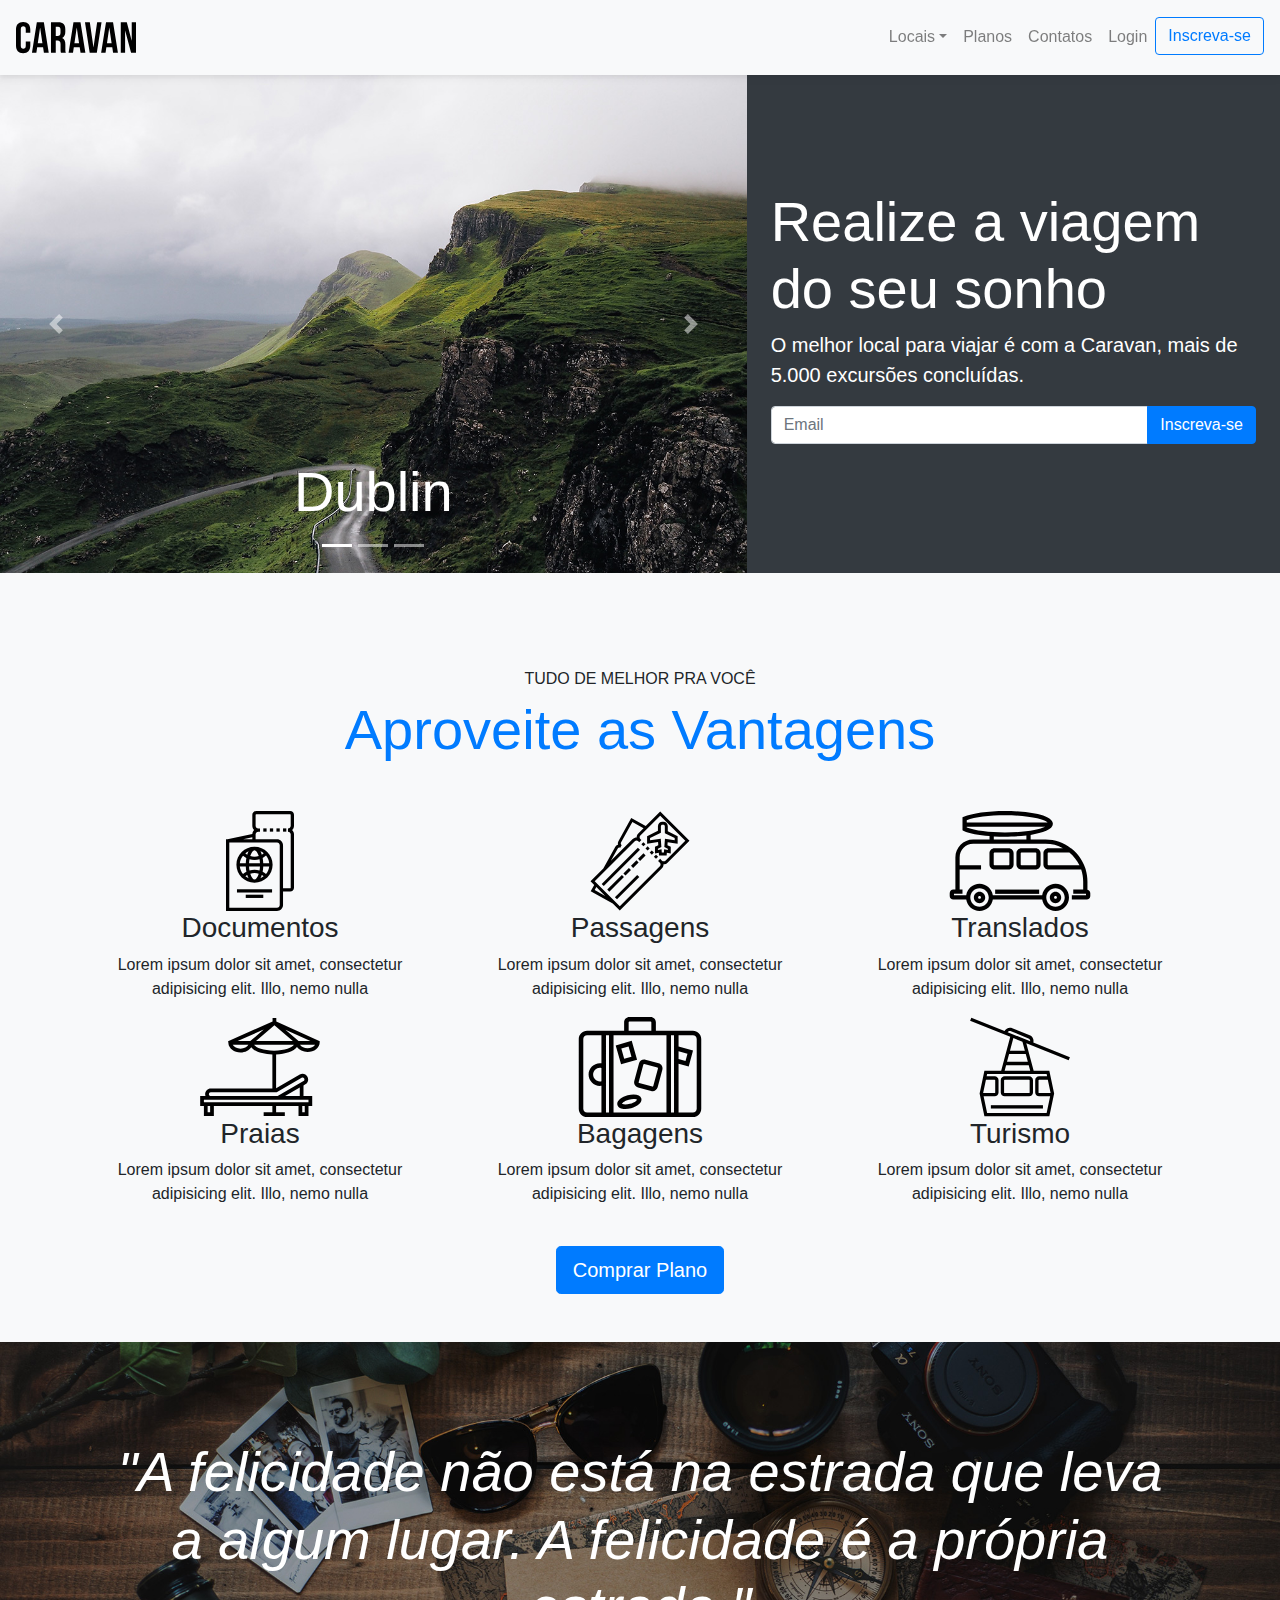
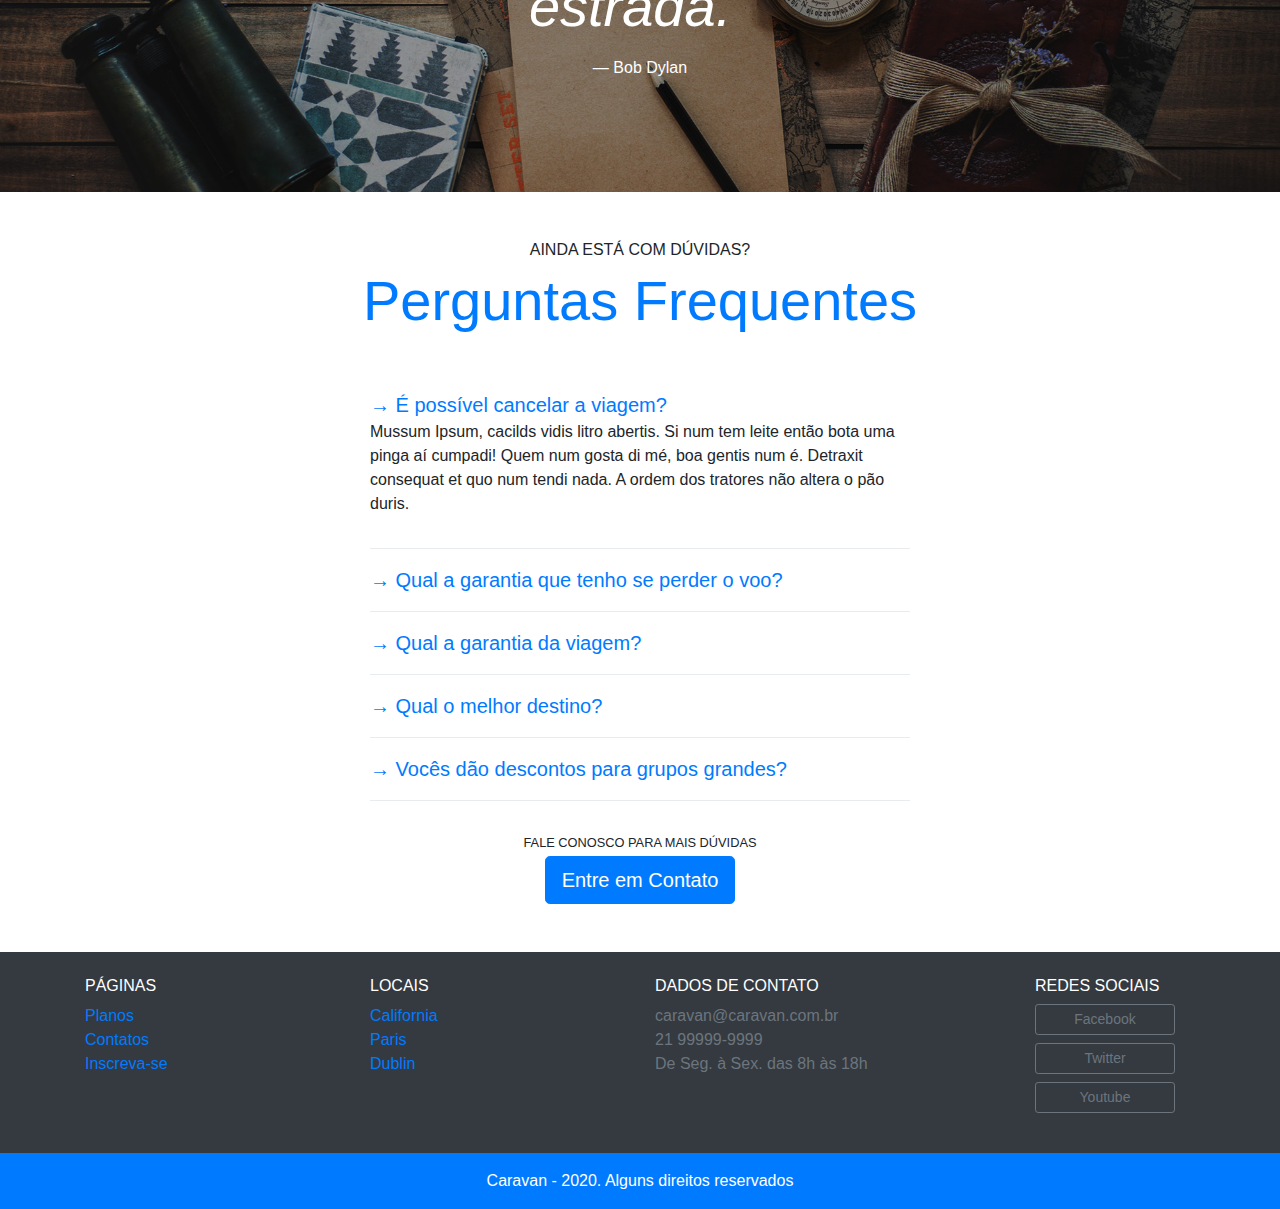
<file: index.html>
<!DOCTYPE html>

<html>
    <head>
        <meta charset="utf-8">
        <title>Caravan</title>
        <meta name="viewport" content="width=device-width, initial-scale=1, shrink-to-fit=no">
        
        <link rel="stylesheet" href="css/bootstrap.min.css">
        <link rel="stylesheet" href="css/style.css">

    </head>
    <body>

        <!--MODAL-->
        <div class="modal fade" id="modalLogin" tabindex="-1" role="dialog" aria-labelledby="modalLoginTitulo" aria-hidden="true">
            <div class="modal-dialog" role="document">
              <div class="modal-content">
                <div class="modal-header">
                  <h5 class="modal-title" id="modalLoginTitulo">Entre na Sua Conta</h5>
                  <button type="button" class="close" data-dismiss="modal" aria-label="Close">
                    <span aria-hidden="true">&times;</span>
                  </button>
                </div>
                <div class="modal-body">
                    <form>
                        <div class="form-group">
                          <label for="loginEmail">Email</label>
                          <input type="email" class="form-control" id="loginEmail"> 
                        </div>
                        <div class="form-group">
                          <label for="loginSenha">Senha</label>
                          <input type="password" class="form-control" id="loginSenha">
                        </div>
                        <button type="submit" class="btn btn-primary">Entrar na Conta</button>
                        <small class="form-text text-muted">Esqueceu a senha? <a href="#">Clique aqui.</a></small>
                      </form>
                </div>
              </div>
            </div>
          </div>
          <!--FIM MODAL-->
        
        <!--NAVEGAÇÃO-->
        <nav class="navbar navbar-expand-lg navbar-light bg-light fixed-top py-3 box-shadow">
            
            <a class="navbar-brand" href="index.html">
                <img src="img/caravan.svg" alt="Caravan Logo">
            </a>

            <button class="navbar-toggler" type="button" data-toggle="collapse" data-target="#navbarSupportedContent" arial-controls="navbarSupportedContent"aria-expanded="false" aria-label="Abrir Navegação">
                <span class="navbar-toggler-icon"></span>
            </button>

            <div class="collapse navbar-collapse" id="navbarSupportedContent">  
                
                <ul class="navbar-nav ml-auto">
                    
                    <li class="nav-item dropdown">
                        <a class="nav-link dropdown-toggle" href="#" id="navbarDropdown" role="button" data-toggle="dropdown" aria-haspopup="true" aria-expanded="false">Locais</a>

                        <div class="dropdown-menu" aria-labelledby="navbarDropdown">
                            <a class="dropdown-item" href="local.html">Dublin</a>
                            <a class="dropdown-item" href="local.html">Paris</a>
                            <a class="dropdown-item" href="local.html">California</a>
                        </div>
                    </li>

                    <li class="nav-item">
                        <a class="nav-link" href="planos.html" >Planos</a>
                    </li>

                    <li class="nav-item">
                        <a class="nav-link" href="contatos.html" > Contatos</a>
                    </li>

                    <li class="nav-item">
                        <a class="nav-link" data-toggle="modal" data-target="#modalLogin" href="#">Login</a>
                    </li>

                    <li class="nav-item">
                        <a class="btn btn-outline-primary ml-md-2 mt-0" href="inscreva.html" >Inscreva-se</a>
                    </li>

                </ul>

            </div>
            
        </nav>
        <!--FIM NAVEGAÇÃO-->

        <!--SECTION 1: CARROSEL-->
        <section class="container-fluid">

            <div class="row bg-dark text-white">

                <div class="col-lg-7 p-0">

                    <div id="carouselCidades" class="carousel slide" data-ride="carousel">

                        <ol class="carousel-indicators">
                          <li data-target="#carouselCidades" data-slide-to="0" class="active"></li>
                          <li data-target="#carouselCidades" data-slide-to="1"></li>
                          <li data-target="#carouselCidades" data-slide-to="2"></li>
                        </ol>

                        <div class="carousel-inner">

                          <div class="carousel-item active">
                            <img class="d-block w-100" src="img/dublin.jpg" alt="Dublin">
                            <div class="carousel-caption">
                                <h3 class="display-4">Dublin</h3>
                            </div>
                          </div>

                          <div class="carousel-item">
                            <img class="d-block w-100" src="img/california.jpg" alt="California">
                            <div class="carousel-caption">
                                <h3 class="display-4">California</h3>
                            </div>
                          </div>

                          <div class="carousel-item">
                            <img class="d-block w-100" src="img/paris.jpg" alt="Paris">
                            <div class="carousel-caption">
                                <h3 class="display-4">Paris</h3>
                            </div>
                          </div>

                        </div>

                        <a class="carousel-control-prev" href="#carouselCidades" role="button" data-slide="prev">
                          <span class="carousel-control-prev-icon" aria-hidden="true"></span>
                          <span class="sr-only">Anterior</span>
                        </a>

                        <a class="carousel-control-next" href="#carouselCidades" role="button" data-slide="next">
                          <span class="carousel-control-next-icon" aria-hidden="true"></span>
                          <span class="sr-only">Próximo</span>
                        </a>

                    </div>

                </div>

                <div class="col-lg-5 p-4 align-self-center">

                    <h1 class="display-4">Realize a viagem do seu sonho</h1>
                    <p class="lead">O melhor local para viajar é com a Caravan, mais de 5.000 excursões concluídas.</p>

                    <form action="">
                        <div class="input-group input-group-lg">
                            <div class="input-group mb-3">
                                <input type="text" class="form-control" placeholder="Email" aria-label="Email" aria-describedby="basic-addon2">
                                <div class="input-group-append">
                                  <button class="btn btn-primary" type="button">Inscreva-se</button>
                                </div>
                            </div>
                        </div>
                    </form>

                </div>
            </div>

        </section>
        <!--FIM SECTION 1-->

        <!--SECTION 2: VANTAGENS-->
        <section class="py-5 bg-light text-center">

            <div class="container">

                <div class="my-5">
                    <span class="h6 d-block">TUDO DE MELHOR PRA VOCÊ</span>
                    <h2 class="display-4 text-primary">Aproveite as Vantagens</h2>
                </div>

                <div class="row">
                    <div class="col-xl-4 col-md-6">
                        <div style="height: 100px;" class="d-flex justify-content-center">
                            <img src="img/icones/passaporte.svg" alt="Passaporte">
                        </div>
                        <h3>Documentos</h3>
                        <p>Lorem ipsum dolor sit amet, consectetur adipisicing elit. Illo, nemo nulla</p>
                    </div> 
                    
                    <div class="col-xl-4 col-md-6">
                        <div style="height: 100px;" class="d-flex justify-content-center">
                            <img src="img/icones/passagens.svg" alt="Passagens">
                        </div>
                        <h3>Passagens</h3>
                        <p>Lorem ipsum dolor sit amet, consectetur adipisicing elit. Illo, nemo nulla</p>
                    </div>  

                    <div class="col-xl-4 col-md-6">
                        <div style="height: 100px;" class="d-flex justify-content-center">
                            <img src="img/icones/translado.svg" alt="Translado">
                        </div>
                        <h3>Translados</h3>
                        <p>Lorem ipsum dolor sit amet, consectetur adipisicing elit. Illo, nemo nulla</p>
                    </div>  

                    <div class="col-xl-4 col-md-6">
                        <div style="height: 100px;" class="d-flex justify-content-center">
                            <img src="img/icones/praias.svg" alt="Praias">
                        </div>
                        <h3>Praias</h3>
                        <p>Lorem ipsum dolor sit amet, consectetur adipisicing elit. Illo, nemo nulla</p>
                    </div> 
                    
                    <div class="col-xl-4 col-md-6">
                        <div style="height: 100px;" class="d-flex justify-content-center">
                            <img src="img/icones/bagagens.svg" alt="Bagagens">
                        </div>
                        <h3>Bagagens</h3>
                        <p>Lorem ipsum dolor sit amet, consectetur adipisicing elit. Illo, nemo nulla</p>
                    </div>  

                    <div class="col-xl-4 col-md-6">
                        <div style="height: 100px;" class="d-flex justify-content-center">
                            <img src="img/icones/turismo.svg" alt="Turismo">
                        </div>
                        <h3>Turismo</h3>
                        <p>Lorem ipsum dolor sit amet, consectetur adipisicing elit. Illo, nemo nulla</p>
                    </div>  

                </div>

                <a href="planos.html" class="btn btn-primary btn-lg mt-4">Comprar Plano</a>

            </div>

        </section>
        <!--FIM SECTION 2-->
        
        <!--SECTION 3: BLOCKQUOTE-->
        <section id="home-quote" class="p-md-5">
            <blockquote class="blockquote text-center text-white p-md-5 p-3">
                <p class="display-4"><em>"A felicidade não está na estrada que leva a algum lugar. A felicidade é a própria estrada."</em></p>
                <footer class="blockquote-footer text-white">Bob Dylan</footer>
            </blockquote>
        </section>
        <!--FIM SECTION 3-->

        <!--SECTION 4: PERGUNTAS-->
        <section class="container">

            <div class="my-5 text-center">
                <span class="h6 d-block">AINDA ESTÁ COM DÚVIDAS?</span>
                <h2 class="display-4 text-primary">Perguntas Frequentes</h2>
            </div>

            <div class="row justify-content-center">
                
                <div class="col-md-6" id="perguntasFrequentes" data-children=".pergunta">
                
                    <div class="pergunta py-2">
                        <a class="lead" data-toggle="collapse" href="#pergunta1" aria-expanded="true" aria-controls="pergunta1">→ É possível cancelar a viagem?</a>

                        <div id="pergunta1" class="collapse show" data-parent="#perguntasFrequentes" role="tabpanel">
                            <p>Mussum Ipsum, cacilds vidis litro abertis. Si num tem leite então bota uma pinga aí cumpadi! Quem num gosta di mé, boa gentis num é. Detraxit consequat et quo num tendi nada. A ordem dos tratores não altera o pão duris.</p>
                        </div>
                    </div>

                    <div class="dropdown-divider"></div>

                    <div class="pergunta py-2">
                        <a class="lead" data-toggle="collapse"  href="#pergunta2" aria-expanded="true" aria-controls="pergunta2">→ Qual a garantia que tenho se perder o voo?</a>

                        <div id="pergunta2" class="collapse" data-parent="#perguntasFrequentes" role="tabpanel">
                            <p>Mussum Ipsum, cacilds vidis litro abertis. Si num tem leite então bota uma pinga aí cumpadi! Quem num gosta di mé, boa gentis num é. Detraxit consequat et quo num tendi nada. A ordem dos tratores não altera o pão duris.</p>
                        </div>
                    </div>

                    <div class="dropdown-divider"></div>

                    <div class="pergunta py-2">
                        <a class="lead" data-toggle="collapse" href="#pergunta3" aria-expanded="true" aria-controls="pergunta3">→ Qual a garantia da viagem?</a>

                        <div id="pergunta3" class="collapse" data-parent="#perguntasFrequentes" role="tabpanel">
                            <p>Mussum Ipsum, cacilds vidis litro abertis. Si num tem leite então bota uma pinga aí cumpadi! Quem num gosta di mé, boa gentis num é. Detraxit consequat et quo num tendi nada. A ordem dos tratores não altera o pão duris.</p>
                        </div>
                    </div>

                    <div class="dropdown-divider"></div>

                    <div class="pergunta py-2">
                        <a class="lead" data-toggle="collapse" href="#pergunta4" aria-expanded="true" aria-controls="pergunta4">→ Qual o melhor destino?</a>

                        <div id="pergunta4" class="collapse" data-parent="#perguntasFrequentes" role="tabpanel">
                            <p>Mussum Ipsum, cacilds vidis litro abertis. Si num tem leite então bota uma pinga aí cumpadi! Quem num gosta di mé, boa gentis num é. Detraxit consequat et quo num tendi nada. A ordem dos tratores não altera o pão duris.</p>
                        </div>
                    </div>

                    <div class="dropdown-divider"></div>

                    <div class="pergunta py-2">
                        <a class="lead" data-toggle="collapse" href="#pergunta5" aria-expanded="true" aria-controls="pergunta5">→ Vocês dão descontos para grupos grandes?</a>

                        <div id="pergunta5" class="collapse" data-parent="#perguntasFrequentes" role="tabpanel">
                            <p>Mussum Ipsum, cacilds vidis litro abertis. Si num tem leite então bota uma pinga aí cumpadi! Quem num gosta di mé, boa gentis num é. Detraxit consequat et quo num tendi nada. A ordem dos tratores não altera o pão duris.</p>
                        </div>
                    </div>

                    <div class="dropdown-divider"></div>

                </div>

            </div>

            <div class="text-center my-4">
                <p class="small m-1">FALE CONOSCO PARA MAIS DÚVIDAS</p>
                <div><a class="btn btn-primary btn-lg" href="contato.html">Entre em Contato</a></div>
            </div>

        </section>
        <!--FIM SECTION 4-->

        <!--FOOTER-->
        <footer class="bg-dark text-white mt-5">
            <div class="container py-4">
                <div class="row">
                    <div class="col-md-3 col-6">
                        <h4 class="h6">PÁGINAS</h4>
                        <ul class="list-unstyled">
                            <li><a href="planos.html">Planos</a></li>
                            <li><a href="contato.html">Contatos</a></li>
                            <li><a href="inscreva.html">Inscreva-se</a></li>
                        </ul>
                    </div>

                    <div class="col-md-3 col-6">
                        <h4 class="h6">LOCAIS</h4>
                        <ul class="list-unstyled">
                            <li><a href="local.html">California</a></li>
                            <li><a href="local.html">Paris</a></li>
                            <li><a href="local.html">Dublin</a></li>
                        </ul>
                    </div>

                    <div class="col-md-4">
                        <h4 class="h6">DADOS DE CONTATO</h4>
                        <ul class="list-unstyled text-secondary">
                            <li>caravan@caravan.com.br</li>
                            <li>21 99999-9999</li>
                            <li>De Seg. à Sex. das 8h às 18h</li>
                        </ul>
                    </div>

                    <div class="col-md-2">
                        <h4 class="h6">REDES SOCIAIS</h4>
                        <ul class="list-unstyled text-secondary">
                            <li><a class="btn btn-outline-secondary btn-block btn-sm mb-2" style="max-width: 140px;" href="#">Facebook</a></li>
                            <li><a class="btn btn-outline-secondary btn-block btn-sm mb-2" style="max-width: 140px;" href="#">Twitter</a></li>
                            <li><a class="btn btn-outline-secondary btn-block btn-sm mb-2" style="max-width: 140px;" href="#">Youtube</a></li>
                        </ul>
                    </div>

                </div>
            </div>
            <div class="bg-primary text-center py-3">
                <p class="mb-0">Caravan - 2020. Alguns direitos reservados</p>
            </div>
        </footer>
        <!--FIM FOOTER-->

        <!--JAVASCRIPT-->
        <script type="text/javascript" src="js/jquery-3.2.1.slim.min.js"></script>
        <script type="text/javascript" src="js/popper.min.js"></script>
        <script type="text/javascript" src="js/bootstrap.min.js"></script>
        <script type="text/javascript" src="js/app.js"></script>
        <!--FIM JAVASCRIPT-->

    </body>
</html>
</file>
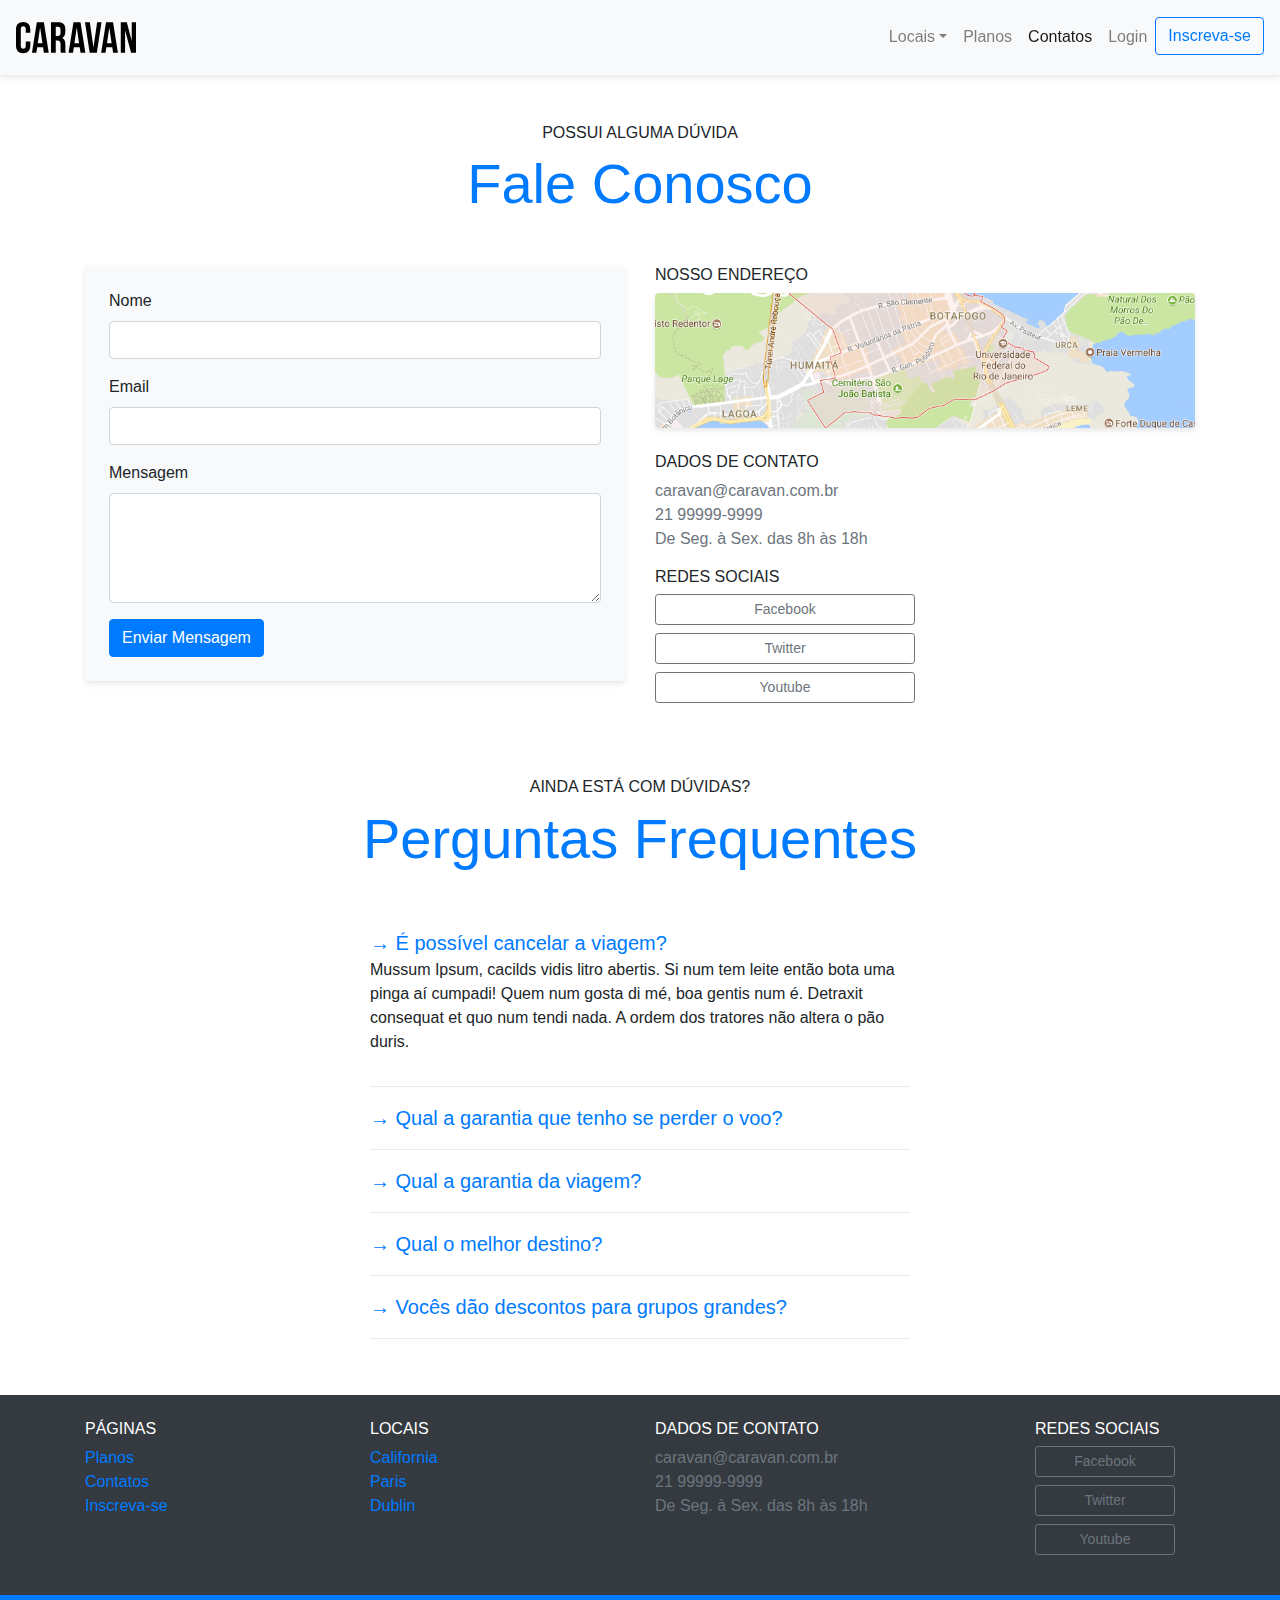
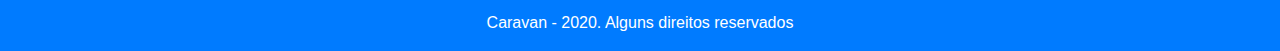
<file: contatos.html>
<!DOCTYPE html>

<html>
    <head>
        <meta charset="utf-8">
        <title>Caravan - Contatos</title>
        <meta name="viewport" content="width=device-width, initial-scale=1, shrink-to-fit=no">
        
        <link rel="stylesheet" href="css/bootstrap.min.css">
        <link rel="stylesheet" href="css/style.css">

    </head>
    <body>

        <!--MODAL-->
        <div class="modal fade" id="modalLogin" tabindex="-1" role="dialog" aria-labelledby="modalLoginTitulo" aria-hidden="true">
            <div class="modal-dialog" role="document">
              <div class="modal-content">
                <div class="modal-header">
                  <h5 class="modal-title" id="modalLoginTitulo">Entre na Sua Conta</h5>
                  <button type="button" class="close" data-dismiss="modal" aria-label="Close">
                    <span aria-hidden="true">&times;</span>
                  </button>
                </div>
                <div class="modal-body">
                    <form>
                        <div class="form-group">
                          <label for="loginEmail">Email</label>
                          <input type="email" class="form-control" id="loginEmail"> 
                        </div>
                        <div class="form-group">
                          <label for="loginSenha">Senha</label>
                          <input type="password" class="form-control" id="loginSenha">
                        </div>
                        <button type="submit" class="btn btn-primary">Entrar na Conta</button>
                        <small class="form-text text-muted">Esqueceu a senha? <a href="#">Clique aqui.</a></small>
                      </form>
                </div>
              </div>
            </div>
          </div>
          <!--FIM MODAL-->
        
        <!--NAVEGAÇÃO-->
        <nav class="navbar navbar-expand-lg navbar-light bg-light fixed-top py-3 box-shadow">
            
            <a class="navbar-brand" href="index.html">
                <img src="img/caravan.svg" alt="Caravan Logo">
            </a>

            <button class="navbar-toggler" type="button" data-toggle="collapse" data-target="#navbarSupportedContent" arial-controls="navbarSupportedContent"aria-expanded="false" aria-label="Abrir Navegação">
                <span class="navbar-toggler-icon"></span>
            </button>

            <div class="collapse navbar-collapse" id="navbarSupportedContent">  
                
                <ul class="navbar-nav ml-auto">
                    
                    <li class="nav-item dropdown">
                        <a class="nav-link dropdown-toggle" href="#" id="navbarDropdown" role="button" data-toggle="dropdown" aria-haspopup="true" aria-expanded="false">Locais</a>

                        <div class="dropdown-menu" aria-labelledby="navbarDropdown">
                            <a class="dropdown-item" href="local.html">Dublin</a>
                            <a class="dropdown-item" href="local.html">Paris</a>
                            <a class="dropdown-item" href="local.html">California</a>
                        </div>
                    </li>

                    <li class="nav-item">
                        <a class="nav-link" href="planos.html" >Planos</a>
                    </li>

                    <li class="nav-item">
                        <a class="nav-link active" href="contatos.html" > Contatos</a>
                    </li>

                    <li class="nav-item">
                        <a class="nav-link" data-toggle="modal" data-target="#modalLogin" href="#">Login</a>
                    </li>

                    <li class="nav-item">
                        <a class="btn btn-outline-primary ml-md-2 mt-0" href="inscreva.html" >Inscreva-se</a>
                    </li>

                </ul>

            </div>
            
        </nav>
        <!--FIM NAVEGAÇÃO-->

       <section class="container">

            <div class="my-5 text-center">
                <span class="h6 d-block">POSSUI ALGUMA DÚVIDA</span>
                <h2 class="display-4 text-primary">Fale Conosco</h2>
            </div>

            <div class="row">
                <div class="col-lg mb-5">
                    <form class="bg-light rounded p-4 box-shadow" action="">
                        <div class="form-group">
                            <label for="clienteNome">Nome</label>
                            <input type="text" class="form-control" id="clienteNome">
                        </div>
                        <div class="form-group">
                            <label for="clienteEmail">Email</label>
                            <input type="email" class="form-control" id="clienteEmail">
                        </div>
                        <div class="form-group">
                            <label for="clienteMensagem">Mensagem</label>
                            <textarea class="form-control" id="clienteMensagem" rows="4"></textarea>
                        </div>
                        <button type="submit" class="btn btn-primary">Enviar Mensagem</button>
                    </form>
                </div>

                <div class="col-lg">
                    <h2 class="h6">NOSSO ENDEREÇO</h2>
                    <a href="#"><img class="img-fluid box-shadow rounded mb-4" src="img/mapa.png" alt="Endereço da Empresa"></a>

                    <h2 class="h6">DADOS DE CONTATO</h2>
                    <ul class="list-unstyled text-secondary">
                        <li>caravan@caravan.com.br</li>
                        <li>21 99999-9999</li>
                        <li>De Seg. à Sex. das 8h às 18h</li>
                    </ul>

                    <h2 class="h6">REDES SOCIAIS</h2>
                    <ul class="list-unstyled text-secondary" style="max-width: 260px;">
                        <li><a class="btn btn-outline-secondary btn-block btn-sm mb-2" href="#">Facebook</a></li>
                        <li><a class="btn btn-outline-secondary btn-block btn-sm mb-2" href="#">Twitter</a></li>
                        <li><a class="btn btn-outline-secondary btn-block btn-sm mb-2" href="#">Youtube</a></li>
                    </ul>
                </div>
            </div>
       </section>

        <!--SECTION 4: PERGUNTAS-->
        <section class="container">

            <div class="my-5 text-center">
                <span class="h6 d-block">AINDA ESTÁ COM DÚVIDAS?</span>
                <h2 class="display-4 text-primary">Perguntas Frequentes</h2>
            </div>

            <div class="row justify-content-center">
                
                <div class="col-md-6" id="perguntasFrequentes" data-children=".pergunta">
                
                    <div class="pergunta py-2">
                        <a class="lead" data-toggle="collapse" href="#pergunta1" aria-expanded="true" aria-controls="pergunta1">→ É possível cancelar a viagem?</a>

                        <div id="pergunta1" class="collapse show" data-parent="#perguntasFrequentes" role="tabpanel">
                            <p>Mussum Ipsum, cacilds vidis litro abertis. Si num tem leite então bota uma pinga aí cumpadi! Quem num gosta di mé, boa gentis num é. Detraxit consequat et quo num tendi nada. A ordem dos tratores não altera o pão duris.</p>
                        </div>
                    </div>

                    <div class="dropdown-divider"></div>

                    <div class="pergunta py-2">
                        <a class="lead" data-toggle="collapse"  href="#pergunta2" aria-expanded="true" aria-controls="pergunta2">→ Qual a garantia que tenho se perder o voo?</a>

                        <div id="pergunta2" class="collapse" data-parent="#perguntasFrequentes" role="tabpanel">
                            <p>Mussum Ipsum, cacilds vidis litro abertis. Si num tem leite então bota uma pinga aí cumpadi! Quem num gosta di mé, boa gentis num é. Detraxit consequat et quo num tendi nada. A ordem dos tratores não altera o pão duris.</p>
                        </div>
                    </div>

                    <div class="dropdown-divider"></div>

                    <div class="pergunta py-2">
                        <a class="lead" data-toggle="collapse" href="#pergunta3" aria-expanded="true" aria-controls="pergunta3">→ Qual a garantia da viagem?</a>

                        <div id="pergunta3" class="collapse" data-parent="#perguntasFrequentes" role="tabpanel">
                            <p>Mussum Ipsum, cacilds vidis litro abertis. Si num tem leite então bota uma pinga aí cumpadi! Quem num gosta di mé, boa gentis num é. Detraxit consequat et quo num tendi nada. A ordem dos tratores não altera o pão duris.</p>
                        </div>
                    </div>

                    <div class="dropdown-divider"></div>

                    <div class="pergunta py-2">
                        <a class="lead" data-toggle="collapse" href="#pergunta4" aria-expanded="true" aria-controls="pergunta4">→ Qual o melhor destino?</a>

                        <div id="pergunta4" class="collapse" data-parent="#perguntasFrequentes" role="tabpanel">
                            <p>Mussum Ipsum, cacilds vidis litro abertis. Si num tem leite então bota uma pinga aí cumpadi! Quem num gosta di mé, boa gentis num é. Detraxit consequat et quo num tendi nada. A ordem dos tratores não altera o pão duris.</p>
                        </div>
                    </div>

                    <div class="dropdown-divider"></div>

                    <div class="pergunta py-2">
                        <a class="lead" data-toggle="collapse" href="#pergunta5" aria-expanded="true" aria-controls="pergunta5">→ Vocês dão descontos para grupos grandes?</a>

                        <div id="pergunta5" class="collapse" data-parent="#perguntasFrequentes" role="tabpanel">
                            <p>Mussum Ipsum, cacilds vidis litro abertis. Si num tem leite então bota uma pinga aí cumpadi! Quem num gosta di mé, boa gentis num é. Detraxit consequat et quo num tendi nada. A ordem dos tratores não altera o pão duris.</p>
                        </div>
                    </div>

                    <div class="dropdown-divider"></div>

                </div>
            </div>
        </section>
        <!--FIM SECTION 4-->

        <!--FOOTER-->
        <footer class="bg-dark text-white mt-5">
            <div class="container py-4">
                <div class="row">
                    <div class="col-md-3 col-6">
                        <h4 class="h6">PÁGINAS</h4>
                        <ul class="list-unstyled">
                            <li><a href="planos.html">Planos</a></li>
                            <li><a href="contato.html">Contatos</a></li>
                            <li><a href="inscreva.html">Inscreva-se</a></li>
                        </ul>
                    </div>

                    <div class="col-md-3 col-6">
                        <h4 class="h6">LOCAIS</h4>
                        <ul class="list-unstyled">
                            <li><a href="local.html">California</a></li>
                            <li><a href="local.html">Paris</a></li>
                            <li><a href="local.html">Dublin</a></li>
                        </ul>
                    </div>

                    <div class="col-md-4">
                        <h4 class="h6">DADOS DE CONTATO</h4>
                        <ul class="list-unstyled text-secondary">
                            <li>caravan@caravan.com.br</li>
                            <li>21 99999-9999</li>
                            <li>De Seg. à Sex. das 8h às 18h</li>
                        </ul>
                    </div>

                    <div class="col-md-2">
                        <h4 class="h6">REDES SOCIAIS</h4>
                        <ul class="list-unstyled text-secondary">
                            <li><a class="btn btn-outline-secondary btn-block btn-sm mb-2" style="max-width: 140px;" href="#">Facebook</a></li>
                            <li><a class="btn btn-outline-secondary btn-block btn-sm mb-2" style="max-width: 140px;" href="#">Twitter</a></li>
                            <li><a class="btn btn-outline-secondary btn-block btn-sm mb-2" style="max-width: 140px;" href="#">Youtube</a></li>
                        </ul>
                    </div>

                </div>
            </div>
            <div class="bg-primary text-center py-3">
                <p class="mb-0">Caravan - 2020. Alguns direitos reservados</p>
            </div>
        </footer>
        <!--FIM FOOTER-->

        <!--JAVASCRIPT-->
        <script type="text/javascript" src="js/jquery-3.2.1.slim.min.js"></script>
        <script type="text/javascript" src="js/popper.min.js"></script>
        <script type="text/javascript" src="js/bootstrap.min.js"></script>
        <script type="text/javascript" src="js/app.js"></script>
        <!--FIM JAVASCRIPT-->

    </body>
</html>
</file>
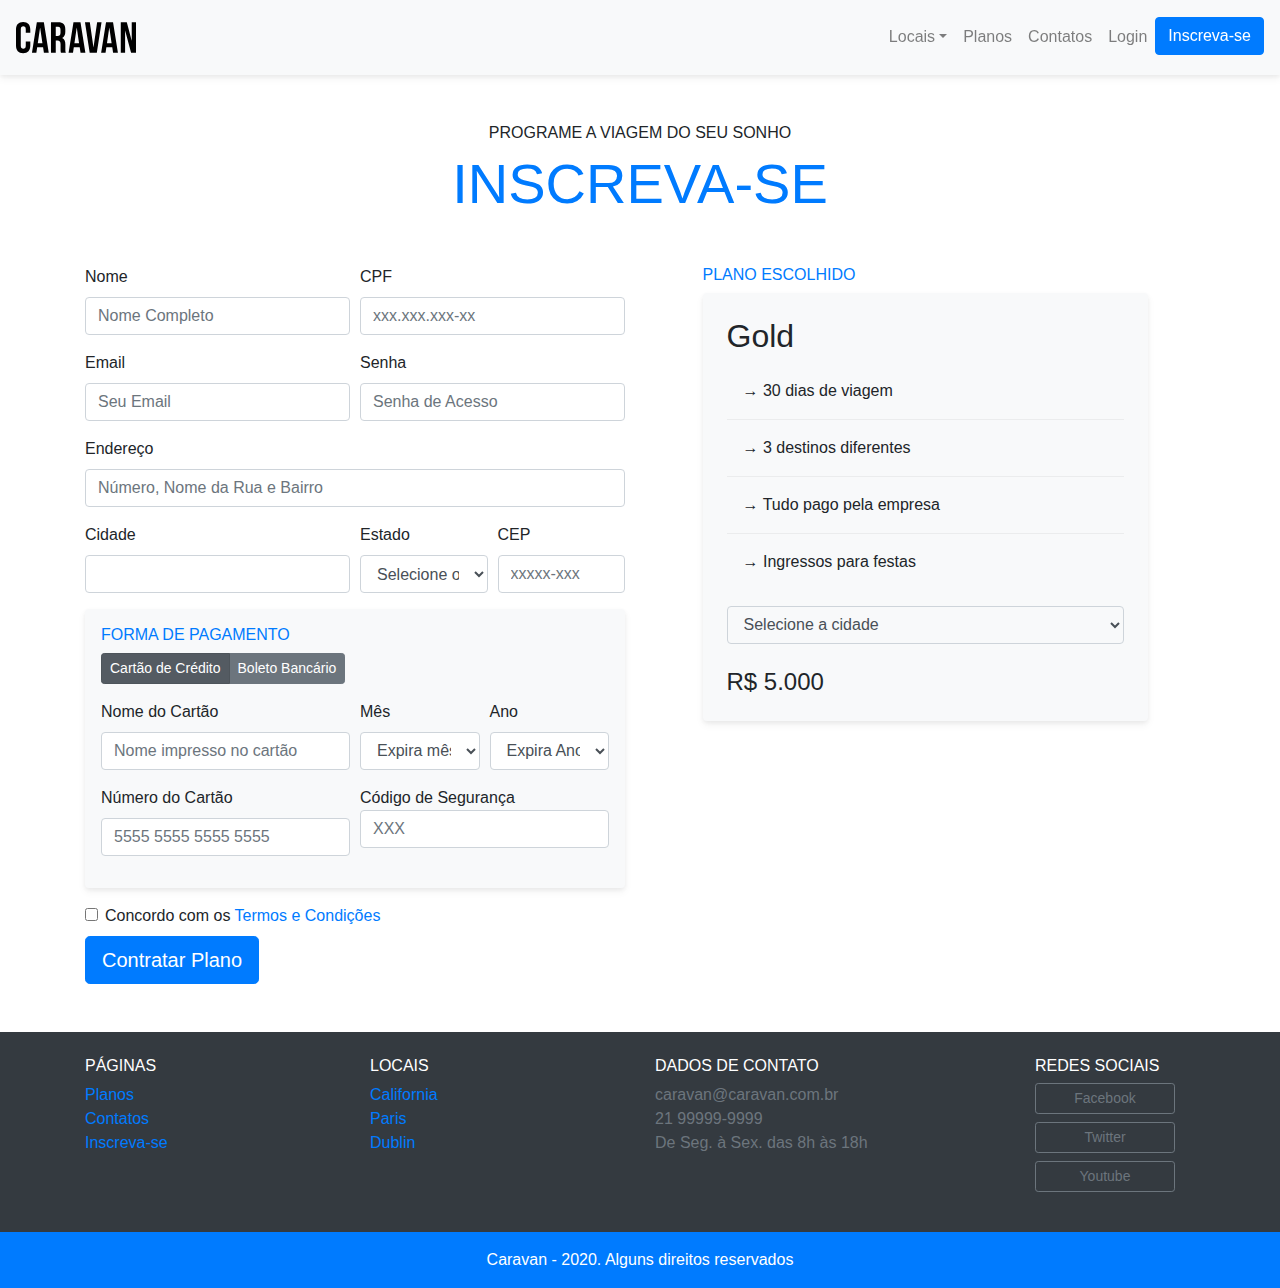
<file: inscreva.html>
<!DOCTYPE html>

<html>
    <head>
        <meta charset="utf-8">
        <title>Caravan - Inscrição</title>
        <meta name="viewport" content="width=device-width, initial-scale=1, shrink-to-fit=no">
        
        <link rel="stylesheet" href="css/bootstrap.min.css">
        <link rel="stylesheet" href="css/style.css">

    </head>
    <body>

        <!--MODAL-->
        <div class="modal fade" id="modalLogin" tabindex="-1" role="dialog" aria-labelledby="modalLoginTitulo" aria-hidden="true">
            <div class="modal-dialog" role="document">
              <div class="modal-content">
                <div class="modal-header">
                  <h5 class="modal-title" id="modalLoginTitulo">Entre na Sua Conta</h5>
                  <button type="button" class="close" data-dismiss="modal" aria-label="Close">
                    <span aria-hidden="true">&times;</span>
                  </button>
                </div>
                <div class="modal-body">
                    <form>
                        <div class="form-group">
                          <label for="loginEmail">Email</label>
                          <input type="email" class="form-control" id="loginEmail"> 
                        </div>
                        <div class="form-group">
                          <label for="loginSenha">Senha</label>
                          <input type="password" class="form-control" id="loginSenha">
                        </div>
                        <button type="submit" class="btn btn-primary">Entrar na Conta</button>
                        <small class="form-text text-muted">Esqueceu a senha? <a href="#">Clique aqui.</a></small>
                      </form>
                </div>
              </div>
            </div>
          </div>
          <!--FIM MODAL-->
        
        <!--NAVEGAÇÃO-->
        <nav class="navbar navbar-expand-lg navbar-light bg-light fixed-top py-3 box-shadow">
            
            <a class="navbar-brand" href="index.html">
                <img src="img/caravan.svg" alt="Caravan Logo">
            </a>

            <button class="navbar-toggler" type="button" data-toggle="collapse" data-target="#navbarSupportedContent" arial-controls="navbarSupportedContent"aria-expanded="false" aria-label="Abrir Navegação">
                <span class="navbar-toggler-icon"></span>
            </button>

            <div class="collapse navbar-collapse" id="navbarSupportedContent">  
                
                <ul class="navbar-nav ml-auto">
                    
                    <li class="nav-item dropdown">
                        <a class="nav-link dropdown-toggle" href="#" id="navbarDropdown" role="button" data-toggle="dropdown" aria-haspopup="true" aria-expanded="false">Locais</a>

                        <div class="dropdown-menu" aria-labelledby="navbarDropdown">
                            <a class="dropdown-item" href="local.html">Dublin</a>
                            <a class="dropdown-item" href="local.html">Paris</a>
                            <a class="dropdown-item" href="local.html">California</a>
                        </div>
                    </li>

                    <li class="nav-item">
                        <a class="nav-link" href="planos.html" >Planos</a>
                    </li>

                    <li class="nav-item">
                        <a class="nav-link" href="contatos.html" > Contatos</a>
                    </li>

                    <li class="nav-item">
                        <a class="nav-link" data-toggle="modal" data-target="#modalLogin" href="#">Login</a>
                    </li>

                    <li class="nav-item">
                        <a class="btn btn-outline-primary ml-md-2 mt-0 active" href="inscreva.html" >Inscreva-se</a>
                    </li>

                </ul>

            </div>
            
        </nav>
        <!--FIM NAVEGAÇÃO-->

       <section class="container">

            <div class="my-5 text-center">
                <span class="h6 d-block">PROGRAME A VIAGEM DO SEU SONHO</span>
                <h1 class="display-4 text-primary">INSCREVA-SE</h1>
            </div>

            <div class="row">
                <form class="col-lg-6" action="">
                    <div class="form-row">
                        <div class="form-group col-md-6">
                            <label for="inputNome">Nome</label>
                            <input type="text" class="form-control" id="inputNome" placeholder="Nome Completo">
                        </div>
                        <div class="form-group col-md-6">
                            <label for="inputCPF">CPF</label>
                            <input type="text" class="form-control" id="inputCPF" placeholder="xxx.xxx.xxx-xx">
                        </div>
                        <div class="form-group col-md-6">
                            <label for="inputEmail">Email</label>
                            <input type="email" class="form-control" id="inputEmail" placeholder="Seu Email">
                        </div>
                        <div class="form-group col-md-6">
                            <label for="inputSenha">Senha</label>
                            <input type="password" class="form-control" id="inputSenha" placeholder="Senha de Acesso">
                        </div>
                        <div class="form-group col-12">
                            <label for="inputEndereco">Endereço</label>
                            <input type="text" class="form-control" id="inputEndereco" placeholder="Número, Nome da Rua e Bairro">
                        </div>
                        <div class="form-group col-md-6">
                            <label for="inputCidade">Cidade</label>
                            <input type="text" class="form-control" id="inputCidade">
                        </div>
                        <div class="form-group col-md-3 col-6">
                            <label for="inputEstado">Estado</label>
                            <select id="inputEstado" class="form-control">
                                <option value="">Selecione o Estado</option>
                                <option value="">Ceará</option>
                                <option value="">Bahia</option>
                                <option value="">Rio Grande do Norte</option>
                            </select>
                        </div>
                        <div class="form-group col-md-3 col-6">
                            <label for="inputCEP">CEP</label>
                            <input type="text" class="form-control" id="inputCPF" placeholder="xxxxx-xxx">
                        </div>
                    </div>

                    <div class="bg-light rounded box-shadow p-3 form-group">
                        <h2 class="h6 text-primary">FORMA DE PAGAMENTO</h2>

                        <nav class="nav btn-group mb-3" id="formaPagamento" role="tablist">
                            <button type="button" class="btn btn-secondary btn-sm active" id="nav-cartao-tab" data-toggle="tab" href="#nav-cartao" role="tab" aria-controls="nav-cartao" aria-selected="true">Cartão de Crédito</button>
                            <button type="button" class="btn btn-secondary btn-sm" id="nav-boleto-tab" data-toggle="tab" href="#nav-boleto" role="tab" aria-controls="nav-boleto" aria-selected="false">Boleto Bancário</button>
                        </nav>

                        <div class="tab-content" id="formaPagamentoConteudo">
                            <div class="tab-pane fade show active" id="nav-cartao" role="tabpanel" aria-labelledby="nav-cartao-tab">
                                <div class="form-row">
                                    <div class="form-group col-md-6">
                                        <label for="inputNomeCartao">Nome do Cartão</label>
                                        <input type="text" class="form-control" id="inputNomeCartao" placeholder="Nome impresso no cartão">
                                    </div>
                                    <div class="form-group col-md-3 col-6">
                                        <label for="inputExpiraMes">Mês</label>
                                        <select id="inputExpiraMes" class="form-control">
                                            <option value="">Expira mês...</option>
                                            <option value="">01</option>
                                            <option value="">02</option>
                                            <option value="">03</option>
                                        </select>
                                    </div>
                                    <div class="form-group col-md-3 col-6">
                                        <label for="inputExpiraAno">Ano</label>
                                        <select id="inputExpiraAno" class="form-control">
                                            <option value="">Expira Ano...</option>
                                            <option value="">2020</option>
                                            <option value="">2021</option>
                                            <option value="">2022</option>
                                        </select>
                                    </div>
                                    <div class="form-group col-md-6">
                                        <label for="inputNumeroCartao">Número do Cartão</label>
                                        <input type="text" class="form-control" id="inputNumeroCartao" placeholder="5555 5555 5555 5555">
                                    </div>
                                    <div class="form-group col-md-6">
                                        <l abel for="inputCodigoSeguranca">Código de Segurança</label>
                                        <input type="text" class="form-control" id="inputCodigoSeguranca" placeholder="XXX">
                                    </div>
                                </div>
                            </div>
                            <div class="tab-pane fade" id="nav-boleto" role="tabpanel" aria-labelledby="nav-boleto-tab">
                                <p class="lead">Clique em contratar plano que enviaremos um boleto para o seu e-mail.</p>
                            </div>
                        </div>
                    </div>

                    <div class="form-check">
                        <input type="checkbox" class="form-check-input" id="exampleCheck1">
                        <label class="form- check-label" for="exampleCheck1">Concordo com os <a class="text-primary" href="#">Termos e Condições</a></label>
                    </div>
                    
                    <button type="submit" class="btn btn-primary btn-lg">Contratar Plano</button>
                </form>

                <div class="col-lg-5 mx-auto order-first order-lg-1 mb-5">
                    <h2 class="h6 text-primary">PLANO ESCOLHIDO</h2>
                    <div class="bg-light rounded p-4 box-shadow">
                        <h2>Gold</h2>
                        
                        <ul class="list-unstyled lista-plano">
                            <li>→ 30 dias de viagem</li>
                            <li>→ 3 destinos diferentes</li>
                            <li>→ Tudo pago pela empresa</li>
                            <li>→ Ingressos para festas</li>
                        </ul>
                        
                        <form action="">
                            <div class="form-group">
                                <select class="form-control bg-light" id="inputCidades">
                                    <option>Selecione a cidade</option>
                                    <option>Dublin</option>
                                    <option>California</option>
                                    <option>Paris</option>
                                </select>
                                </div>
                        </form>

                        <div class="row mt-4">
                            <div class="col">
                                <span class="h4">R$ 5.000</span>
                            </div>
                        </div>
                    </div>
                </div>
            </div>
        </section>



        <!--FOOTER-->
        <footer class="bg-dark text-white mt-5">
            <div class="container py-4">
                <div class="row">
                    <div class="col-md-3 col-6">
                        <h4 class="h6">PÁGINAS</h4>
                        <ul class="list-unstyled">
                            <li><a href="planos.html">Planos</a></li>
                            <li><a href="contato.html">Contatos</a></li>
                            <li><a href="inscreva.html">Inscreva-se</a></li>
                        </ul>
                    </div>

                    <div class="col-md-3 col-6">
                        <h4 class="h6">LOCAIS</h4>
                        <ul class="list-unstyled">
                            <li><a href="local.html">California</a></li>
                            <li><a href="local.html">Paris</a></li>
                            <li><a href="local.html">Dublin</a></li>
                        </ul>
                    </div>

                    <div class="col-md-4">
                        <h4 class="h6">DADOS DE CONTATO</h4>
                        <ul class="list-unstyled text-secondary">
                            <li>caravan@caravan.com.br</li>
                            <li>21 99999-9999</li>
                            <li>De Seg. à Sex. das 8h às 18h</li>
                        </ul>
                    </div>

                    <div class="col-md-2">
                        <h4 class="h6">REDES SOCIAIS</h4>
                        <ul class="list-unstyled text-secondary">
                            <li><a class="btn btn-outline-secondary btn-block btn-sm mb-2" style="max-width: 140px;" href="#">Facebook</a></li>
                            <li><a class="btn btn-outline-secondary btn-block btn-sm mb-2" style="max-width: 140px;" href="#">Twitter</a></li>
                            <li><a class="btn btn-outline-secondary btn-block btn-sm mb-2" style="max-width: 140px;" href="#">Youtube</a></li>
                        </ul>
                    </div>

                </div>
            </div>
            <div class="bg-primary text-center py-3">
                <p class="mb-0">Caravan - 2020. Alguns direitos reservados</p>
            </div>
        </footer>
        <!--FIM FOOTER-->

        <!--JAVASCRIPT-->
        <script type="text/javascript" src="js/jquery-3.2.1.slim.min.js"></script>
        <script type="text/javascript" src="js/popper.min.js"></script>
        <script type="text/javascript" src="js/bootstrap.min.js"></script>
        <script type="text/javascript" src="js/app.js"></script>
        <!--FIM JAVASCRIPT-->

    </body>
</html>
</file>
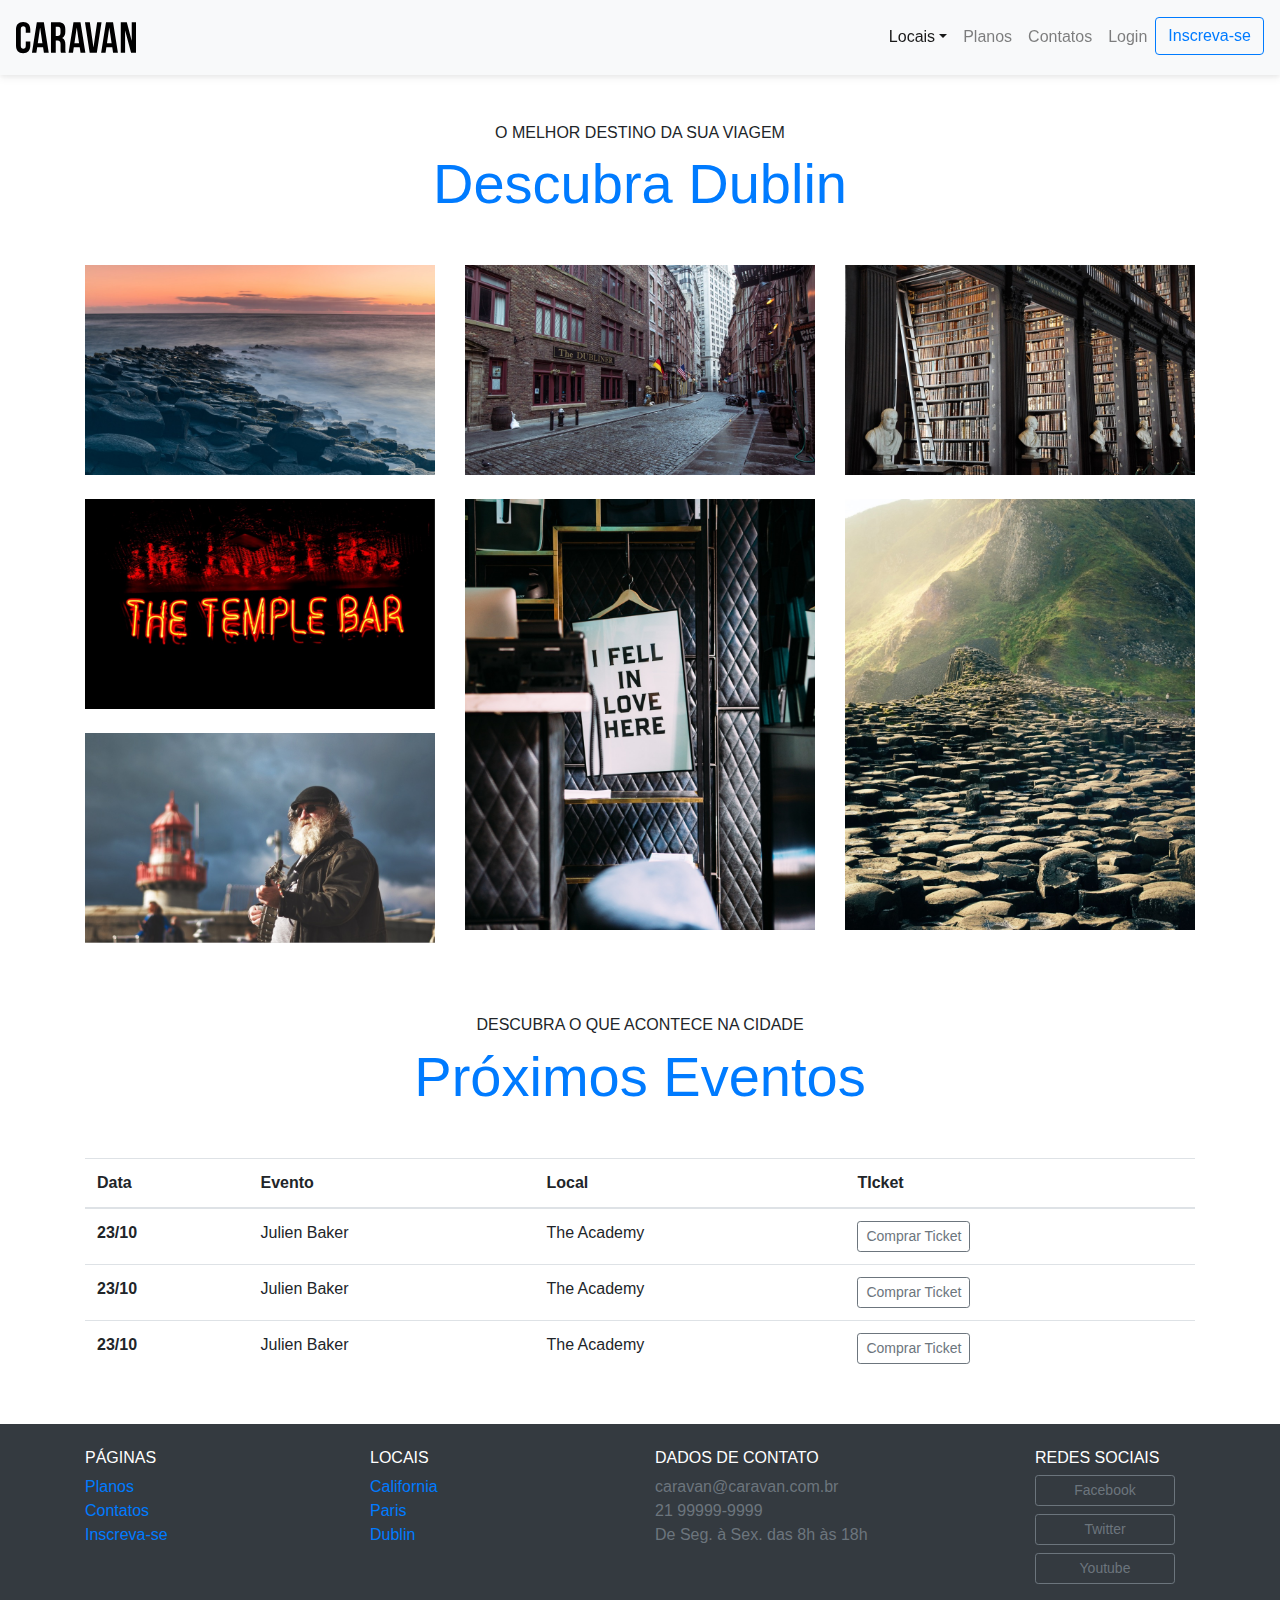
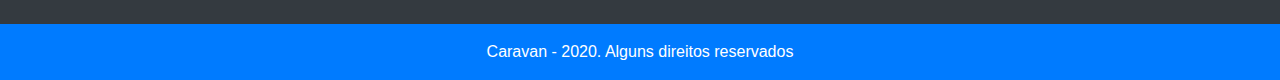
<file: local.html>
<!DOCTYPE html>

<html>
    <head>
        <meta charset="utf-8">
        <title>Caravan - Local</title>
        <meta name="viewport" content="width=device-width, initial-scale=1, shrink-to-fit=no">
        
        <link rel="stylesheet" href="css/bootstrap.min.css">
        <link rel="stylesheet" href="css/style.css">

    </head>
    <body>

        <!--MODAL-->
        <div class="modal fade" id="modalLogin" tabindex="-1" role="dialog" aria-labelledby="modalLoginTitulo" aria-hidden="true">
            <div class="modal-dialog" role="document">
              <div class="modal-content">
                <div class="modal-header">
                  <h5 class="modal-title" id="modalLoginTitulo">Entre na Sua Conta</h5>
                  <button type="button" class="close" data-dismiss="modal" aria-label="Close">
                    <span aria-hidden="true">&times;</span>
                  </button>
                </div>
                <div class="modal-body">
                    <form>
                        <div class="form-group">
                          <label for="loginEmail">Email</label>
                          <input type="email" class="form-control" id="loginEmail"> 
                        </div>
                        <div class="form-group">
                          <label for="loginSenha">Senha</label>
                          <input type="password" class="form-control" id="loginSenha">
                        </div>
                        <button type="submit" class="btn btn-primary">Entrar na Conta</button>
                        <small class="form-text text-muted">Esqueceu a senha? <a href="#">Clique aqui.</a></small>
                      </form>
                </div>
              </div>
            </div>
          </div>
          <!--FIM MODAL-->
        
        <!--NAVEGAÇÃO-->
        <nav class="navbar navbar-expand-lg navbar-light bg-light fixed-top py-3 box-shadow">
            
            <a class="navbar-brand" href="index.html">
                <img src="img/caravan.svg" alt="Caravan Logo">
            </a>

            <button class="navbar-toggler" type="button" data-toggle="collapse" data-target="#navbarSupportedContent" arial-controls="navbarSupportedContent"aria-expanded="false" aria-label="Abrir Navegação">
                <span class="navbar-toggler-icon"></span>
            </button>

            <div class="collapse navbar-collapse" id="navbarSupportedContent">  
                
                <ul class="navbar-nav ml-auto">
                    
                    <li class="nav-item dropdown">
                        <a class="nav-link dropdown-toggle active" href="#" id="navbarDropdown" role="button" data-toggle="dropdown" aria-haspopup="true" aria-expanded="false">Locais</a>

                        <div class="dropdown-menu" aria-labelledby="navbarDropdown">
                            <a class="dropdown-item" href="local.html">Dublin</a>
                            <a class="dropdown-item" href="local.html">Paris</a>
                            <a class="dropdown-item" href="local.html">California</a>
                        </div>
                    </li>

                    <li class="nav-item">
                        <a class="nav-link" href="planos.html" >Planos</a>
                    </li>

                    <li class="nav-item">
                        <a class="nav-link" href="contatos.html" > Contatos</a>
                    </li>

                    <li class="nav-item">
                        <a class="nav-link" data-toggle="modal" data-target="#modalLogin" href="#">Login</a>
                    </li>

                    <li class="nav-item">
                        <a class="btn btn-outline-primary ml-md-2 mt-0" href="inscreva.html" >Inscreva-se</a>
                    </li>

                </ul>

            </div>
            
        </nav>
        <!--FIM NAVEGAÇÃO-->

        <!--SECTION 2: IMAGENS LOCAIS-->
        <section class="container">

            <div class="text-center my-5">
                <span class="h6 d-block">O MELHOR DESTINO DA SUA VIAGEM</span>
                <h1 class="display-4 text-primary">Descubra Dublin</h1>
            </div>

            <div class="row">
                <div class="col-md">
                    <img class="img-fluid mb-4" src="img/local/foto-1.jpg" alt="Foto 1">
                    <img class="img-fluid mb-4" src="img/local/foto-2.jpg" alt="Foto 2">
                    <img class="img-fluid mb-4" src="img/local/foto-3.jpg" alt="Foto 3">
                </div>

                <div class="col-md">
                    <img class="img-fluid mb-4" src="img/local/foto-4.jpg" alt="Foto 4">
                    <img class="img-fluid mb-4" src="img/local/foto-5.jpg" alt="Foto 5">
                </div>

                <div class="col-md">
                    <img class="img-fluid mb-4" src="img/local/foto-6.jpg" alt="Foto 6">
                    <img class="img-fluid mb-4" src="img/local/foto-7.jpg" alt="Foto 7">

                </div>
            </div>
        </section>
        <!--FIM SECTION 2-->
        
        <section class="container">

            <div class="text-center my-5">
                <span class="h6 d-block">DESCUBRA O QUE ACONTECE NA CIDADE</span>
                <h1 class="display-4 text-primary">Próximos Eventos</h1>
            </div>

            <table class="table table-hover table-responsive-md">
                <thead>
                  <tr>
                    <th scope="col">Data</th>
                    <th scope="col">Evento</th>
                    <th scope="col">Local</th>
                    <th scope="col">TIcket</th>
                  </tr>
                </thead>
                <tbody>
                  <tr>
                    <th scope="row">23/10</th>
                    <td>Julien Baker</td>
                    <td>The Academy</td>
                    <td><a class="btn btn-outline-secondary btn-sm" href="#">Comprar Ticket</a></td>
                  </tr>
                  <tr>
                    <th scope="row">23/10</th>
                    <td>Julien Baker</td>
                    <td>The Academy</td>
                    <td><a class="btn btn-outline-secondary btn-sm" href="#">Comprar Ticket</a></td>
                  </tr>
                  <tr>
                    <th scope="row">23/10</th>
                    <td>Julien Baker</td>
                    <td>The Academy</td>
                    <td><a class="btn btn-outline-secondary btn-sm" href="#">Comprar Ticket</a></td>
                  </tr>
                </tbody>
              </table>

        </section>
        

        <!--FOOTER-->
        <footer class="bg-dark text-white mt-5">
            <div class="container py-4">
                <div class="row">
                    <div class="col-md-3 col-6">
                        <h4 class="h6">PÁGINAS</h4>
                        <ul class="list-unstyled">
                            <li><a href="planos.html">Planos</a></li>
                            <li><a href="contato.html">Contatos</a></li>
                            <li><a href="inscreva.html">Inscreva-se</a></li>
                        </ul>
                    </div>

                    <div class="col-md-3 col-6">
                        <h4 class="h6">LOCAIS</h4>
                        <ul class="list-unstyled">
                            <li><a href="local.html">California</a></li>
                            <li><a href="local.html">Paris</a></li>
                            <li><a href="local.html">Dublin</a></li>
                        </ul>
                    </div>

                    <div class="col-md-4">
                        <h4 class="h6">DADOS DE CONTATO</h4>
                        <ul class="list-unstyled text-secondary">
                            <li>caravan@caravan.com.br</li>
                            <li>21 99999-9999</li>
                            <li>De Seg. à Sex. das 8h às 18h</li>
                        </ul>
                    </div>

                    <div class="col-md-2">
                        <h4 class="h6">REDES SOCIAIS</h4>
                        <ul class="list-unstyled text-secondary">
                            <li><a class="btn btn-outline-secondary btn-block btn-sm mb-2" style="max-width: 140px;" href="#">Facebook</a></li>
                            <li><a class="btn btn-outline-secondary btn-block btn-sm mb-2" style="max-width: 140px;" href="#">Twitter</a></li>
                            <li><a class="btn btn-outline-secondary btn-block btn-sm mb-2" style="max-width: 140px;" href="#">Youtube</a></li>
                        </ul>
                    </div>

                </div>
            </div>
            <div class="bg-primary text-center py-3">
                <p class="mb-0">Caravan - 2020. Alguns direitos reservados</p>
            </div>
        </footer>
        <!--FIM FOOTER-->
        
        <!--JAVASCRIPT-->
        <script type="text/javascript" src="js/jquery-3.2.1.slim.min.js"></script>
        <script type="text/javascript" src="js/popper.min.js"></script>
        <script type="text/javascript" src="js/bootstrap.min.js"></script>
        <script type="text/javascript" src="js/app.js"></script>
        <!--FIM JAVASCRIPT-->

    </body>
</html>
</file>
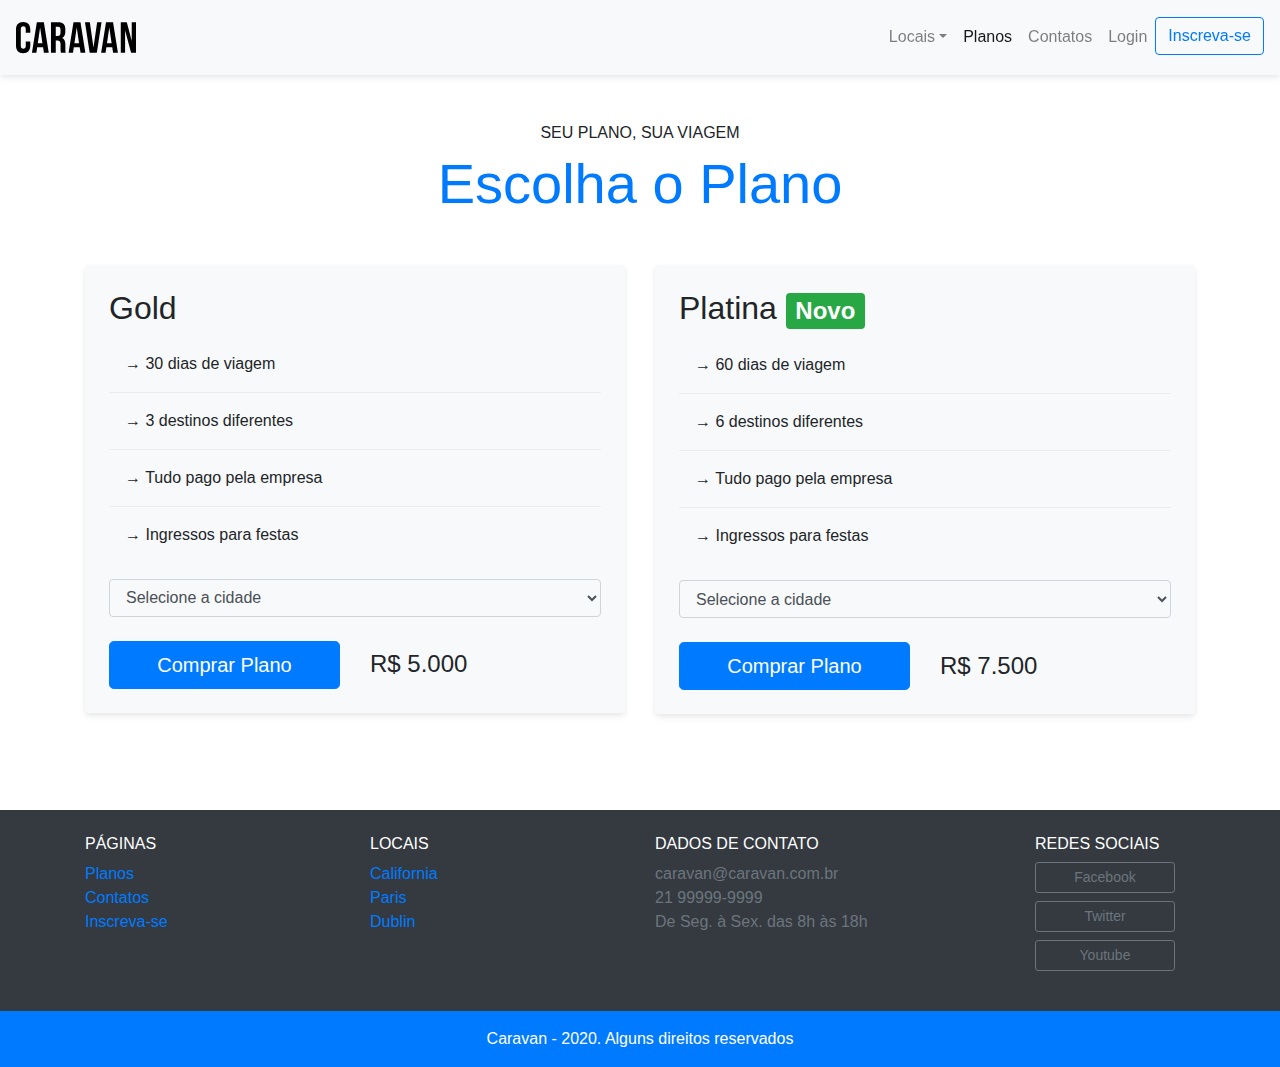
<file: planos.html>
<!DOCTYPE html>

<html>
    <head>
        <meta charset="utf-8">
        <title>Caravan - Planos</title>
        <meta name="viewport" content="width=device-width, initial-scale=1, shrink-to-fit=no">
        
        <link rel="stylesheet" href="css/bootstrap.min.css">
        <link rel="stylesheet" href="css/style.css">

    </head>
    <body>

        <!--MODAL-->
        <div class="modal fade" id="modalLogin" tabindex="-1" role="dialog" aria-labelledby="modalLoginTitulo" aria-hidden="true">
            <div class="modal-dialog" role="document">
              <div class="modal-content">
                <div class="modal-header">
                  <h5 class="modal-title" id="modalLoginTitulo">Entre na Sua Conta</h5>
                  <button type="button" class="close" data-dismiss="modal" aria-label="Close">
                    <span aria-hidden="true">&times;</span>
                  </button>
                </div>
                <div class="modal-body">
                    <form>
                        <div class="form-group">
                          <label for="loginEmail">Email</label>
                          <input type="email" class="form-control" id="loginEmail"> 
                        </div>
                        <div class="form-group">
                          <label for="loginSenha">Senha</label>
                          <input type="password" class="form-control" id="loginSenha">
                        </div>
                        <button type="submit" class="btn btn-primary">Entrar na Conta</button>
                        <small class="form-text text-muted">Esqueceu a senha? <a href="#">Clique aqui.</a></small>
                      </form>
                </div>
              </div>
            </div>
          </div>
          <!--FIM MODAL-->
        
        <!--NAVEGAÇÃO-->
        <nav class="navbar navbar-expand-lg navbar-light bg-light fixed-top py-3 box-shadow">
            
            <a class="navbar-brand" href="index.html">
                <img src="img/caravan.svg" alt="Caravan Logo">
            </a>

            <button class="navbar-toggler" type="button" data-toggle="collapse" data-target="#navbarSupportedContent" arial-controls="navbarSupportedContent"aria-expanded="false" aria-label="Abrir Navegação">
                <span class="navbar-toggler-icon"></span>
            </button>

            <div class="collapse navbar-collapse" id="navbarSupportedContent">  
                
                <ul class="navbar-nav ml-auto">
                    
                    <li class="nav-item dropdown">
                        <a class="nav-link dropdown-toggle" href="#" id="navbarDropdown" role="button" data-toggle="dropdown" aria-haspopup="true" aria-expanded="false">Locais</a>

                        <div class="dropdown-menu" aria-labelledby="navbarDropdown">
                            <a class="dropdown-item" href="local.html">Dublin</a>
                            <a class="dropdown-item" href="local.html">Paris</a>
                            <a class="dropdown-item" href="local.html">California</a>
                        </div>
                    </li>

                    <li class="nav-item">
                        <a class="nav-link active" href="planos.html" >Planos</a>
                    </li>

                    <li class="nav-item">
                        <a class="nav-link" href="contatos.html" > Contatos</a>
                    </li>

                    <li class="nav-item">
                        <a class="nav-link" data-toggle="modal" data-target="#modalLogin" href="#">Login</a>
                    </li>

                    <li class="nav-item">
                        <a class="btn btn-outline-primary ml-md-2 mt-0" href="inscreva.html" >Inscreva-se</a>
                    </li>

                </ul>

            </div>
            
        </nav>
        <!--FIM NAVEGAÇÃO-->

        <!--SECTION 2: PLANOS-->
        <section class="container">

            <div class="text-center my-5">
                <span class="h6 d-block">SEU PLANO, SUA VIAGEM</span>
                <h1 class="display-4 text-primary">Escolha o Plano</h1>
            </div>

            <div class="row">
                <div class="col-md mb-5">
                    <div class="bg-light rounded p-4 box-shadow">
                        <h2>Gold</h2>
                        
                        <ul class="list-unstyled lista-plano">
                            <li><span data-toggle="tooltip" data-placement="top" title="Isso mesmo, 30 dias totais da nossa viagem.">→ 30 dias de viagem</span></li>
                            <li>→ 3 destinos diferentes</li>
                            <li>→ Tudo pago pela empresa</li>
                            <li>→ Ingressos para festas</li>
                        </ul>
                        
                        <form action="">
                            <div class="form-group">
                                <select class="form-control bg-light" id="inputCidades">
                                  <option>Selecione a cidade</option>
                                  <option>Dublin</option>
                                  <option>California</option>
                                  <option>Paris</option>
                                </select>
                              </div>
                        </form>

                        <div class="row align-items-center mt-4">
                            <div class="col">
                                <a href="inscricao.html" class="btn btn-primary btn-lg btn-block">Comprar Plano</a>
                            </div>

                            <div class="col">
                                <span class="h4">R$ 5.000</span>
                            </div>
                        </div>
                    </div>
                </div>

                <div class="col-md mb-5">
                    <div class="bg-light rounded p-4 box-shadow">
                        
                        <h2>Platina <span class="badge badge-success">Novo</span></h2>
                        
                        <ul class="list-unstyled lista-plano">
                            <li>→ 60 dias de viagem</li>
                            <li>→ 6 destinos diferentes</li>
                            <li>→ Tudo pago pela empresa</li>
                            <li>→ Ingressos para festas</li>
                        </ul>
                        
                        <form action="">
                            <div class="form-group">
                                <select class="form-control bg-light" id="inputCidades">
                                <option>Selecione a cidade</option>
                                <option>Dublin</option>
                                <option>California</option>
                                <option>Paris</option>
                                </select>
                            </div>
                        </form>

                        <div class="row align-items-center mt-4">
                            <div class="col">
                                <a href="inscricao.html" class="btn btn-primary btn-lg btn-block">Comprar Plano</a>
                            </div>

                            <div class="col">
                                <span class="h4">R$ 7.500</span>
                            </div>
                        </div>
                    </div>
                </div>
            </div>
            
        </section>
        <!--FIM SECTION 2-->
        
        <section class="container">

        
        </section>
        

        <!--FOOTER-->
        <footer class="bg-dark text-white mt-5">
            <div class="container py-4">
                <div class="row">
                    <div class="col-md-3 col-6">
                        <h4 class="h6">PÁGINAS</h4>
                        <ul class="list-unstyled">
                            <li><a href="planos.html">Planos</a></li>
                            <li><a href="contato.html">Contatos</a></li>
                            <li><a href="inscreva.html">Inscreva-se</a></li>
                        </ul>
                    </div>

                    <div class="col-md-3 col-6">
                        <h4 class="h6">LOCAIS</h4>
                        <ul class="list-unstyled">
                            <li><a href="local.html">California</a></li>
                            <li><a href="local.html">Paris</a></li>
                            <li><a href="local.html">Dublin</a></li>
                        </ul>
                    </div>

                    <div class="col-md-4">
                        <h4 class="h6">DADOS DE CONTATO</h4>
                        <ul class="list-unstyled text-secondary">
                            <li>caravan@caravan.com.br</li>
                            <li>21 99999-9999</li>
                            <li>De Seg. à Sex. das 8h às 18h</li>
                        </ul>
                    </div>

                    <div class="col-md-2">
                        <h4 class="h6">REDES SOCIAIS</h4>
                        <ul class="list-unstyled text-secondary">
                            <li><a class="btn btn-outline-secondary btn-block btn-sm mb-2" style="max-width: 140px;" href="#">Facebook</a></li>
                            <li><a class="btn btn-outline-secondary btn-block btn-sm mb-2" style="max-width: 140px;" href="#">Twitter</a></li>
                            <li><a class="btn btn-outline-secondary btn-block btn-sm mb-2" style="max-width: 140px;" href="#">Youtube</a></li>
                        </ul>
                    </div>

                </div>
            </div>
            <div class="bg-primary text-center py-3">
                <p class="mb-0">Caravan - 2020. Alguns direitos reservados</p>
            </div>
        </footer>
        <!--FIM FOOTER-->
        
        <!--JAVASCRIPT-->
        <script type="text/javascript" src="js/jquery-3.2.1.slim.min.js"></script>
        <script type="text/javascript" src="js/popper.min.js"></script>
        <script type="text/javascript" src="js/bootstrap.min.js"></script>
        <script type="text/javascript" src="js/app.js"></script>
        <!--FIM JAVASCRIPT-->

    </body>
</html>
</file>
<file: css/style.css>
body {
    padding-top: 75px;
}

.box-shadow {
    box-shadow: 0 2px 4px 0 rgba(0, 0, 0, .05),
                0 4px 8px 0 rgba(0, 0, 0, .05);
}

#home-quote {
    background: url(../img/bg-quote.jpg) center center;
    background-size: cover;
}

.lista-plano li {
    padding: 1rem; 
}

.lista-plano li + li {
    border-top: 1px solid rgba(0, 0, 0, .05);
}

@media (max-width: 767px) {
    #home-quote .display-4 {
        font-size: 2.5rem;
    }

    body {
        padding-top: 0px;
    }

    .fixed-top {
        position: relative;
    }
}

@media (max-width: 639px) {
    #navbarSupportedContent .btn {
        margin-top: .5rem;
    }
}

@media (min-width: 768px) {
    #navbarSupportedContent .ml-md-2, .mx-md-2 {
     margin-left: 0px !important;
     margin-top: .5rem; 
    }
}
</file>
